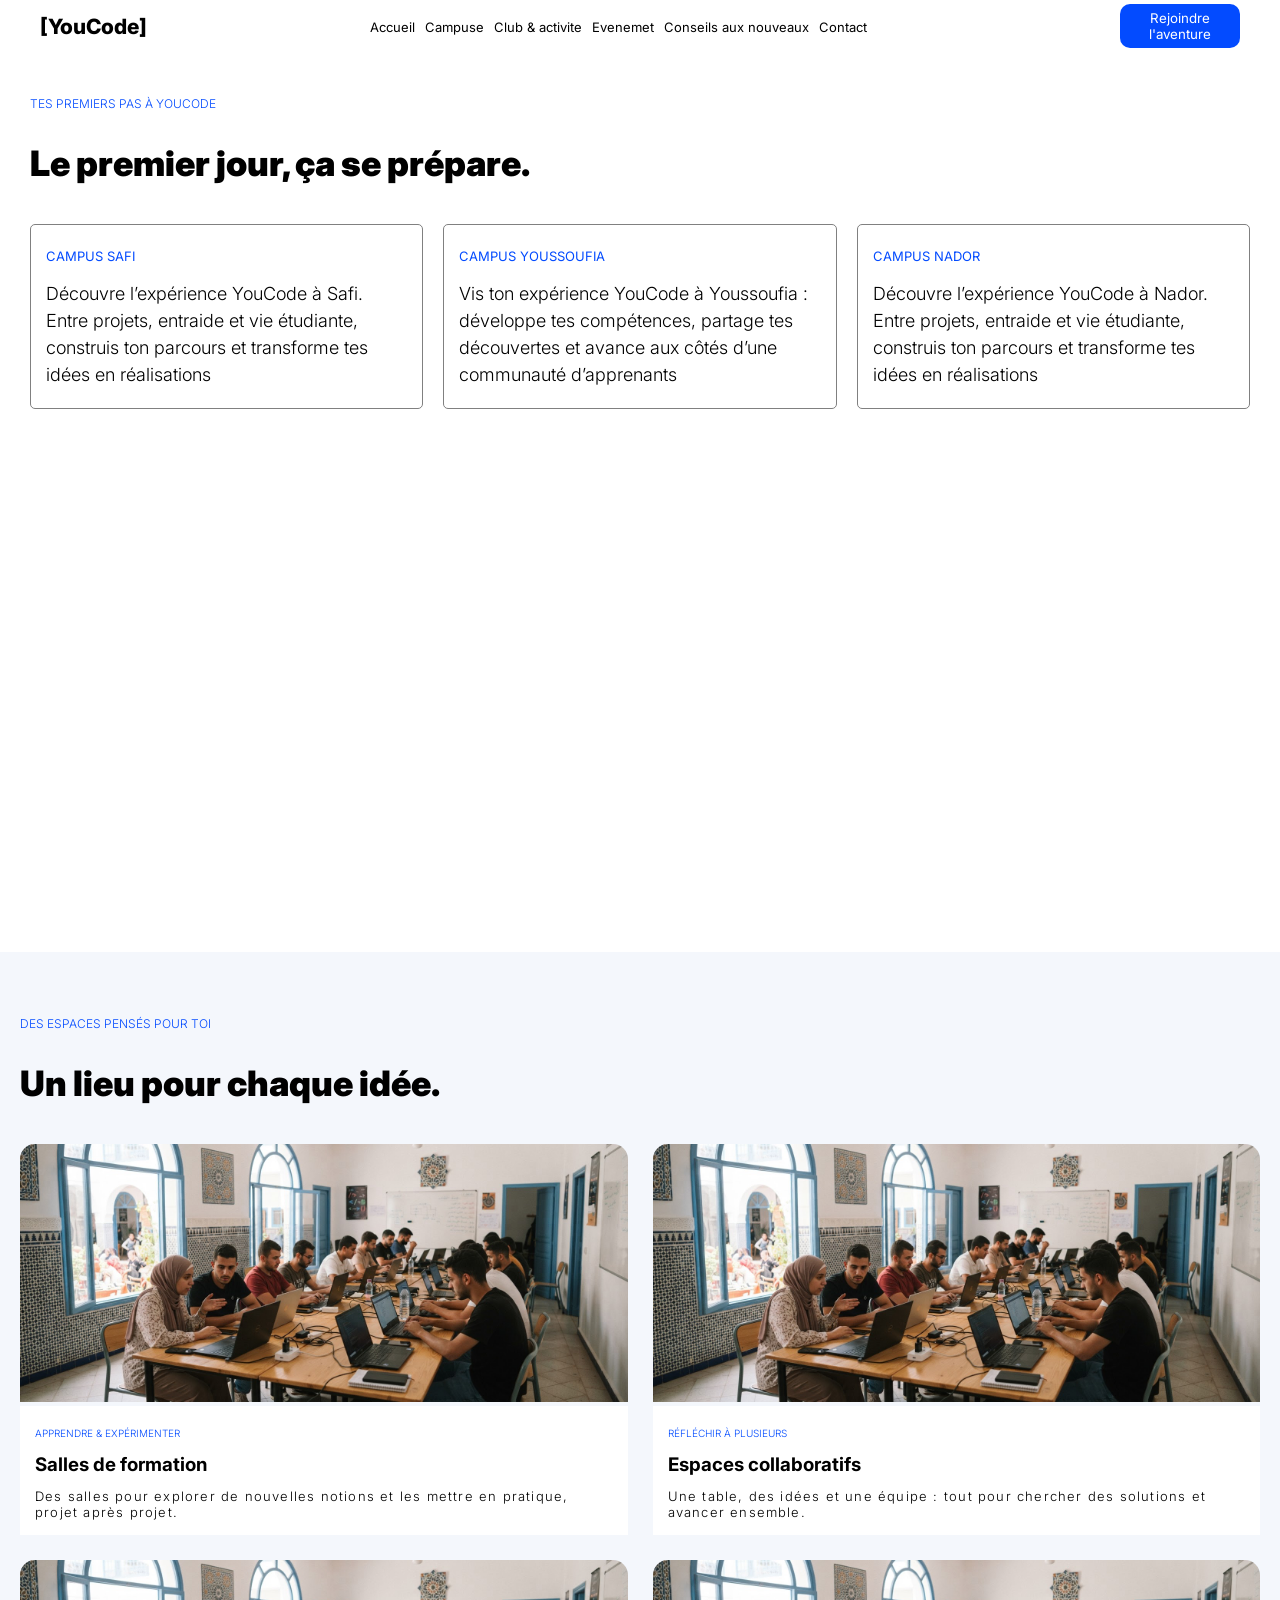
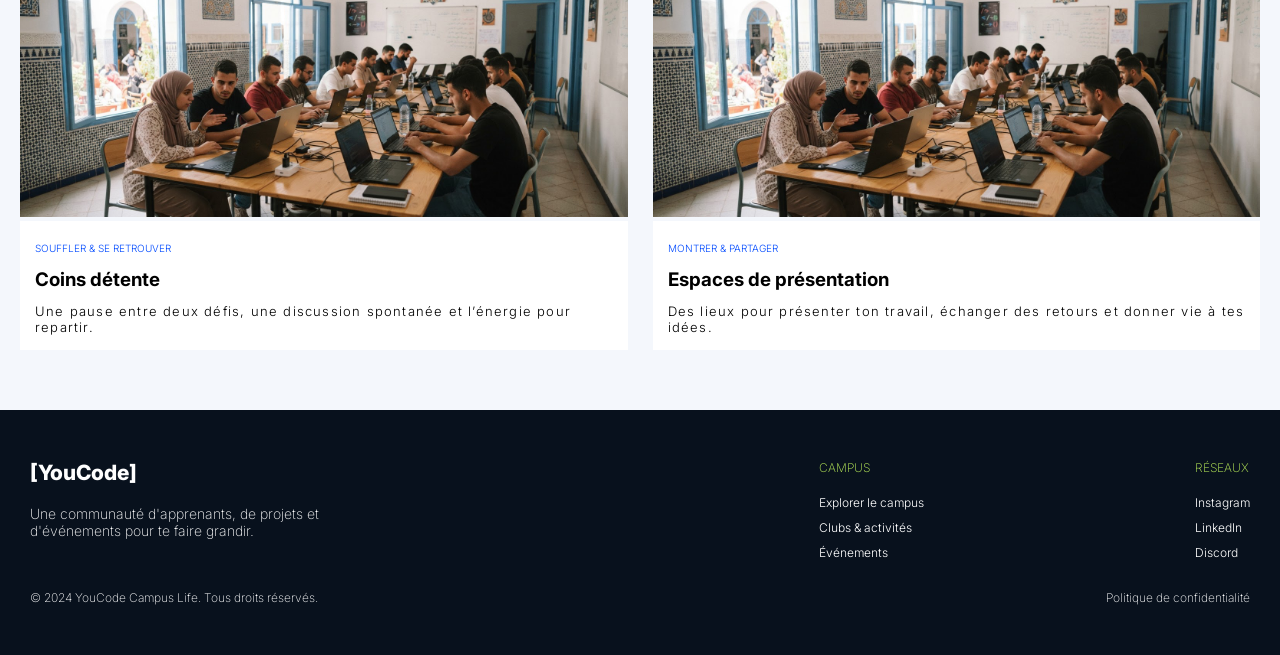
<file: campus.html>
<!DOCTYPE html>
<html lang="en">

<head>
    <meta charset="UTF-8">
    <meta name="viewport" content="width=device-width, initial-scale=1.0">
    <meta name="author" content="haitam nefal" />
    <link rel="stylesheet" href="css/style.css" />
    <link rel="stylesheet" href="css/campus.css" />
    <title>Campus</title>
</head>

<body>


    <nav>
        <span class="logo">[YouCode]</span>
        <ul>
            <li><a href="/index.html">Accueil</a></li>
            <li><a href="/campus.html">Campuse</a></li>
            <li><a href="#">Club & activite</a></li>
            <li><a href="#">Evenemet</a></li>
            <li><a href="#">Conseils aux nouveaux</a></li>
            <li><a href="#">Contact</a></li>
        </ul>
        <div>
            <i class="fa-solid fa-magnifying-glass"></i>
            <button>
                <a href="/inscription.html">
                    Rejoindre l'aventure
                </a>
            </button>
        </div>
    </nav>




    <main>
        <section class="campus_info" id="campusInfo">
            <div class="a">
                <header>
                    <span class="title_span">TES PREMIERS PAS À YOUCODE</span>
                    <h2 class="content_p">Le premier jour, ça se prépare.</h2>
                </header>
                <div class="container">
                    <div class="box">
                        <span>CAMPUS SAFI</span>
                        <p>
                            Découvre l’expérience YouCode à Safi. Entre projets, entraide et vie étudiante, construis
                            ton
                            parcours et transforme tes idées en réalisations
                        </p>
                    </div>
                    <div class="box">
                        <span>CAMPUS YOUSSOUFIA</span>
                        <p>
                            Vis ton expérience YouCode à Youssoufia : développe tes compétences, partage tes découvertes
                            et
                            avance aux côtés d’une communauté d’apprenants
                        </p>
                    </div>
                    <div class="box">
                        <span>CAMPUS NADOR</span>
                        <p>Découvre l’expérience YouCode à Nador. Entre projets, entraide et vie étudiante, construis
                            ton
                            parcours et transforme tes idées en réalisations
                        </p>
                    </div>
                </div>
            </div>
        </section>
        <section class="lieu" id="lieu">
            <header>
                <span class="title_span">DES ESPACES PENSÉS POUR TOI</span>
                <h2 class="content_p">Un lieu pour chaque idée.</h2>
            </header>
            <div class="container">
                <article>
                    <div class="image_container">
                        <img class="image" src="./assets/images/37b1eaeb06d3fd488245a45ed507680f82b037c0.jpg"
                            alt="image">
                    </div>
                    <div class="content">
                        <span class="content_span">APPRENDRE & EXPÉRIMENTER</span>
                        <h3 class="content_title">Salles de formation</h3>
                        <p class="content_description">
                            Des salles pour explorer de nouvelles notions et les mettre en
                            pratique, projet après projet.
                        </p>
                    </div>
                </article>
                <article>
                    <div class="image_container">
                        <img class="image" src="./assets/images/37b1eaeb06d3fd488245a45ed507680f82b037c0.jpg"
                            alt="image">
                    </div>
                    <div class="content">
                        <span class="content_span">RÉFLÉCHIR À PLUSIEURS</span>
                        <h3 class="content_title">Espaces collaboratifs</h3>
                        <p class="content_description">
                            Une table, des idées et une équipe : tout pour chercher des solutions et avancer ensemble.
                        </p>
                    </div>
                </article>
                <article>
                    <div class="image_container">
                        <img class="image" src="./assets/images/37b1eaeb06d3fd488245a45ed507680f82b037c0.jpg"
                            alt="image">
                    </div>
                    <div class="content">
                        <span class="content_span">SOUFFLER & SE RETROUVER</span>
                        <h3 class="content_title">Coins détente</h3>
                        <p class="content_description">
                            Une pause entre deux défis, une discussion spontanée et l’énergie pour repartir.
                        </p>
                    </div>
                </article>
                <article>
                    <div class="image_container">
                        <img class="image" src="./assets/images/37b1eaeb06d3fd488245a45ed507680f82b037c0.jpg"
                            alt="image">
                    </div>
                    <div class="content">
                        <span class="content_span">MONTRER & PARTAGER</span>
                        <h3 class="content_title">Espaces de présentation</h3>
                        <p class="content_description">
                            Des lieux pour présenter ton travail, échanger des retours et donner vie à tes idées.
                        </p>
                    </div>
                </article>
            </div>
        </section>
    </main>


    <footer id="footer">
        <div class="top_footer">
            <div>
                <span class="logo">[YouCode]</span>
                <p>Une communauté d'apprenants, de projets et d'événements pour te faire grandir.</p>
            </div>
            <div>
                <ul>
                    <li>CAMPUS</li>
                    <li>Explorer le campus</li>
                    <li>Clubs & activités</li>
                    <li>Événements</li>
                </ul>
            </div>
            <div>
                <ul>
                    <li>RÉSEAUX</li>
                    <li>Instagram</li>
                    <li>LinkedIn</li>
                    <li>Discord</li>
                </ul>
            </div>
        </div>
        <div class="bottom_footer">
            <p>© 2024 YouCode Campus Life. Tous droits réservés.</p>
            <p>Politique de confidentialité</p>
        </div>
    </footer>


</body>

</html>
</file>
<file: css/style.css>
@import url('https://fonts.googleapis.com/css2?family=Inter:ital,opsz,wght@0,14..32,100..900;1,14..32,100..900&display=swap');

:root {
    --background: #08111D;
    --bg-secondary: #F4F7FC;
    --bleu-color: #034BFF;
    --color-lime: #C3F85C;
    --white-color: #FFFF;
    --account1-bg: #B8C9CF;
    --account2-bg: #D7C3B6;
}

* {
    margin: 0;
    padding: 0;
    box-sizing: border-box;
    font-family: "Inter", sans-serif;
    font-optical-sizing: auto;
    list-style: none;
}

span.logo {
    font-size: 21px;
    font-weight: 800;
}

header.custom_header h2 {
    font-size: 30px;
}

header.custom_header span {
    color: var(--bleu-color);
    font-size: 12px;
    font-weight: 300;
}

/* START NAVBAR */
nav {
    display: flex;
    justify-content: space-between;
    align-items: center;
    padding-inline: 40px;
    min-height: 52px;
}

nav ul {
    display: flex;
    list-style: none;
}

nav ul li a {
    text-decoration: none;
    margin-inline-start: 10px;
    color: #000;
    font-size: 13px;
}

nav div {
    display: flex;
    align-items: center;
}

nav ul li a:hover {
    color: var(--bleu-color);
    border-bottom: 2px solid var(--bleu-color);
    padding-bottom: 5px;
}

nav div button {
    background-color: var(--bleu-color);
    padding-inline: 10px;
    padding-block: 6px;
    color: var(--white-color);
    border: none;
    margin-left: 40px;
    border-radius: 10px;
    max-width: 120px;
}


nav div button a {
    text-decoration: none;
    color: var(--white-color);
}

@media (max-width: 925px) {
    nav ul {
        display: none;
    }
}

/* END NAVBAR */


/* START FOOTER */
#footer {
    background-color: var(--background);
    padding: 50px 30px;
    color: var(--white-color);
}

#footer .top_footer {
    display: flex;
    justify-content: space-between;
}

#footer .top_footer div p {
    max-width: 60%;
    margin-top: 20px;
    font-weight: 200;
    font-size: 14px;
}

#footer .top_footer div span:not(.logo),
#footer .top_footer div ul li:first-child {
    color: var(--color-lime);
    font-size: 12px;
    font-weight: 200;
    margin-bottom: 20px;
    display: block;
}

#footer .top_footer div ul li:not(:first-child) {
    margin-top: 10px;
    font-size: 12px;
    font-weight: 300;
}

#footer .top_footer div button.btn {
    background-color: var(--color-lime);
    cursor: pointer;
}

#footer .bottom_footer {
    display: flex;
    justify-content: space-between;
    margin-top: 30px;
}

#footer .bottom_footer p {
    font-size: 12px;
    font-weight: 200;
}

@media(max-width: 800px) {
    #footer {
        padding: 30px 15px;
    }

    #footer .top_footer {
        flex-direction: column;
        justify-content: center;
        align-items: center;
    }

    #footer .top_footer div p {
        max-width: 100%;
        margin-top: 10px;
        font-size: 12px;
        text-align: center;
        margin-bottom: 10px;
    }

    #footer .top_footer div ul li {
        text-align: center;
        margin-block: 5px;
    }

    #footer .bottom_footer {
        flex-direction: column;
    }

    #footer .bottom_footer p {
        margin-block: 5px;
        text-align: center;
    }
}


/* END FOOTER */

/* BUTTONS */

.btn {
    border-radius: 5px;
    padding-inline: 20px;
    padding-block: 10px;
    border: none;
}

.btn-bleu {
    background: var(--bleu-color);
    color: white;
}
</file>
<file: css/campus.css>
:root {
    --background: #08111D;
    --bg-secondary: #F4F7FC;
    --bleu-color: #034BFF;
    --color-lime: #C3F85C;
    --white-color: #FFFF;
    --account1-bg: #B8C9CF;
    --account2-bg: #D7C3B6;
}

header {
    margin-bottom: 40px;
}

section {
    min-height: 100vh;
    padding-inline: 30px;
}

header span.title_span {
    color: var(--bleu-color);
    margin-bottom: 100px;
    font-weight: 300;
    font-size: 12px;
}

header h2.content_p {
    font-size: 35px;
    margin-top: 30px;
    font-weight: 900;
}



/* START SECTION INFO ABOUT CAMPUSE */
section.campus_info {
    padding-block: 40px;
}

section.campus_info .container {
    margin-top: 40px;
}

section.campus_info .container {
    display: grid;
    grid-template-columns: repeat(auto-fit, minmax(300px, 1fr));
    gap: 20px;
}

section.campus_info .container .box {
    border: 1px solid gray;
    padding: 20px 15px;
    border-radius: 5px;
}

section.campus_info .container .box span {
    color: var(--bleu-color);
}

section.campus_info .container .box span {
    font-size: 13px;
}

section.campus_info .container .box p {
    margin-top: 15px;
    font-weight: 300;
    font-size: 18px;
    line-height: 1.5;
}

/*  END SECTION INFO ABOUT CAMPUSE */

/* START SECTION LIEU */
section.lieu {
    background-color: var(--bg-secondary);
    padding: 60px 20px;
}


section.lieu .container {
    margin-top: 30px;
    display: grid;
    grid-template-columns: repeat(auto-fit, minmax(400px, 1fr));
    gap: 25px;
}

section.lieu .container article {
    border-top-left-radius: 15px;
    border-top-right-radius: 15px;
}

section.lieu .container article .image_container {
    width: 100%;
}

section.lieu .container article .image_container img {
    width: 100%;
    border-top-left-radius: 15px;
    border-top-right-radius: 15px;
    height: 100%;
}

section.lieu .container article .content {
    padding: 15px;
    background-color: var(--white-color);
}

section.lieu .container article .content span.content_span {
    color: var(--bleu-color);
    font-size: 10px;
    font-weight: 300;
}

section.lieu .container article .content h3.content_title {
    margin-block: 12px;
}

section.lieu .container article .content p.content_description {
    font-size: 13px;
    font-weight: 300;
    letter-spacing: 1.2px;
}

/* END SECTION LIEU */
</file>
